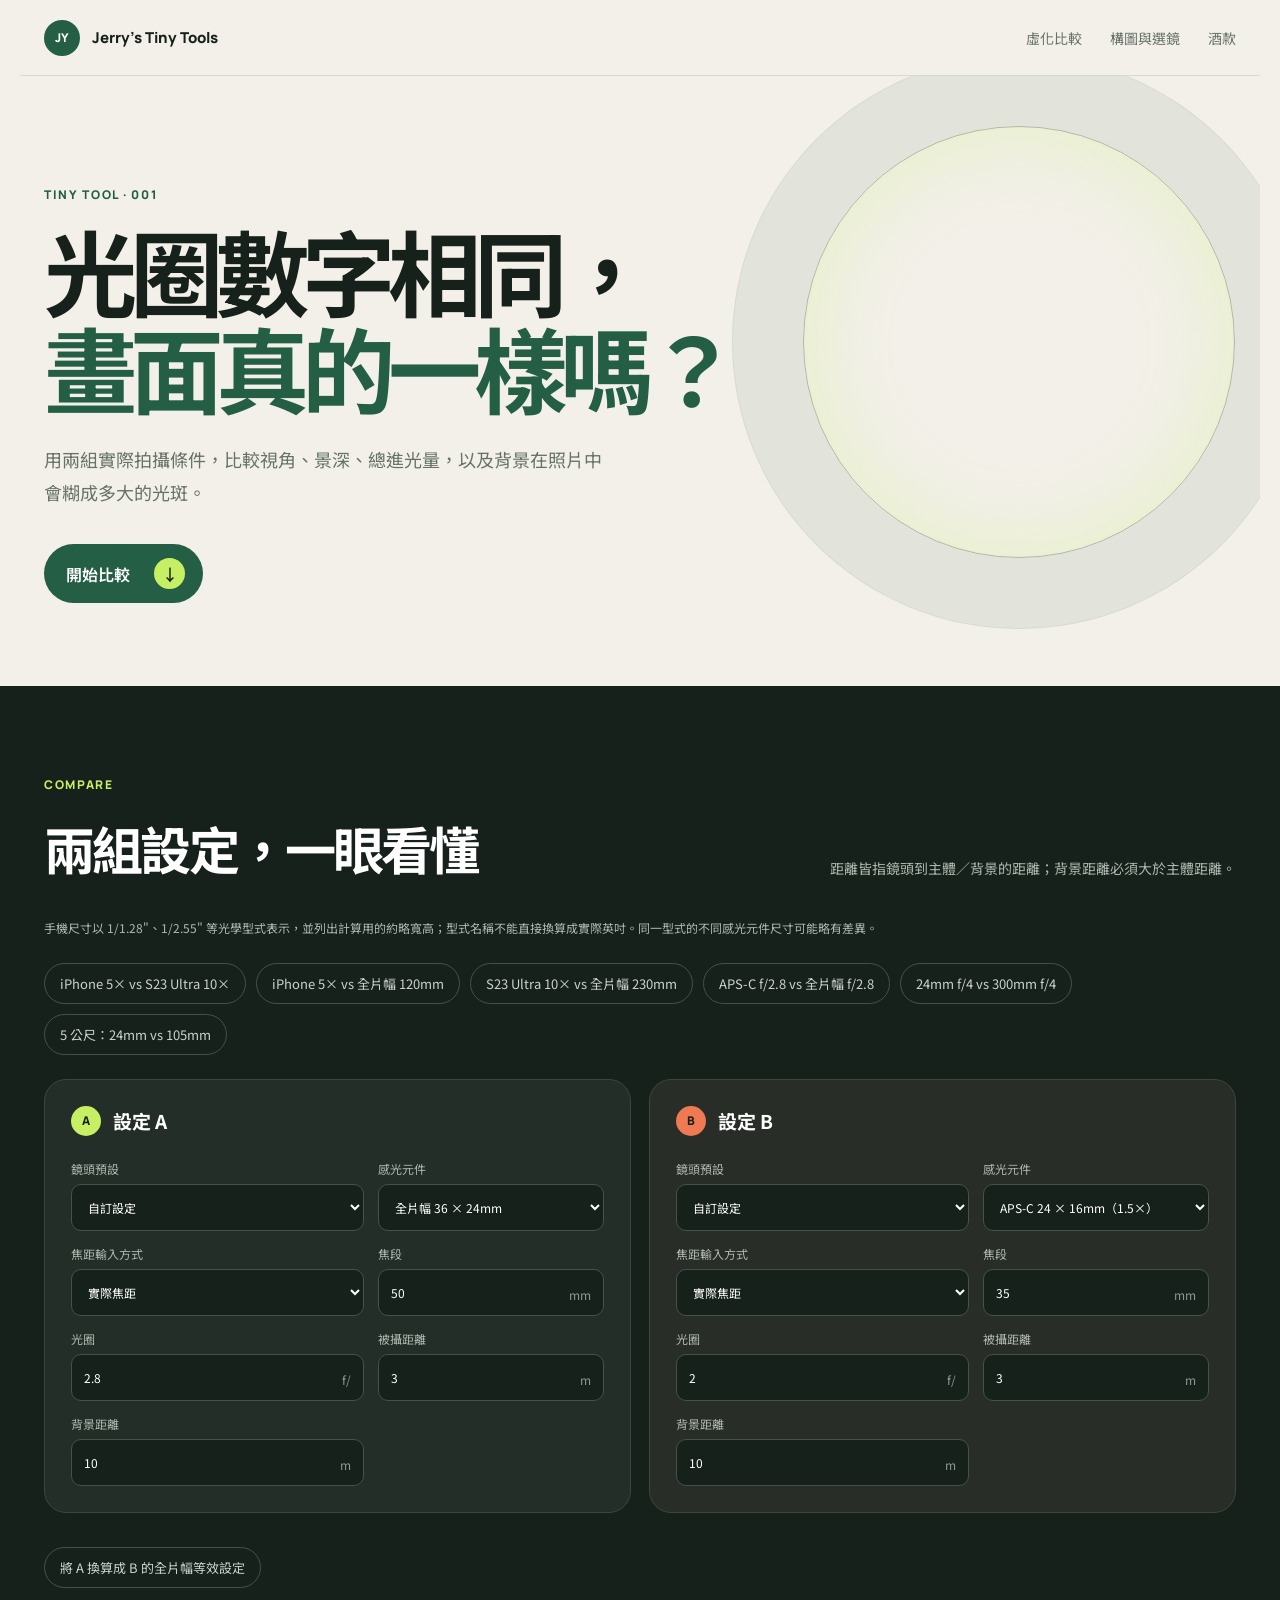
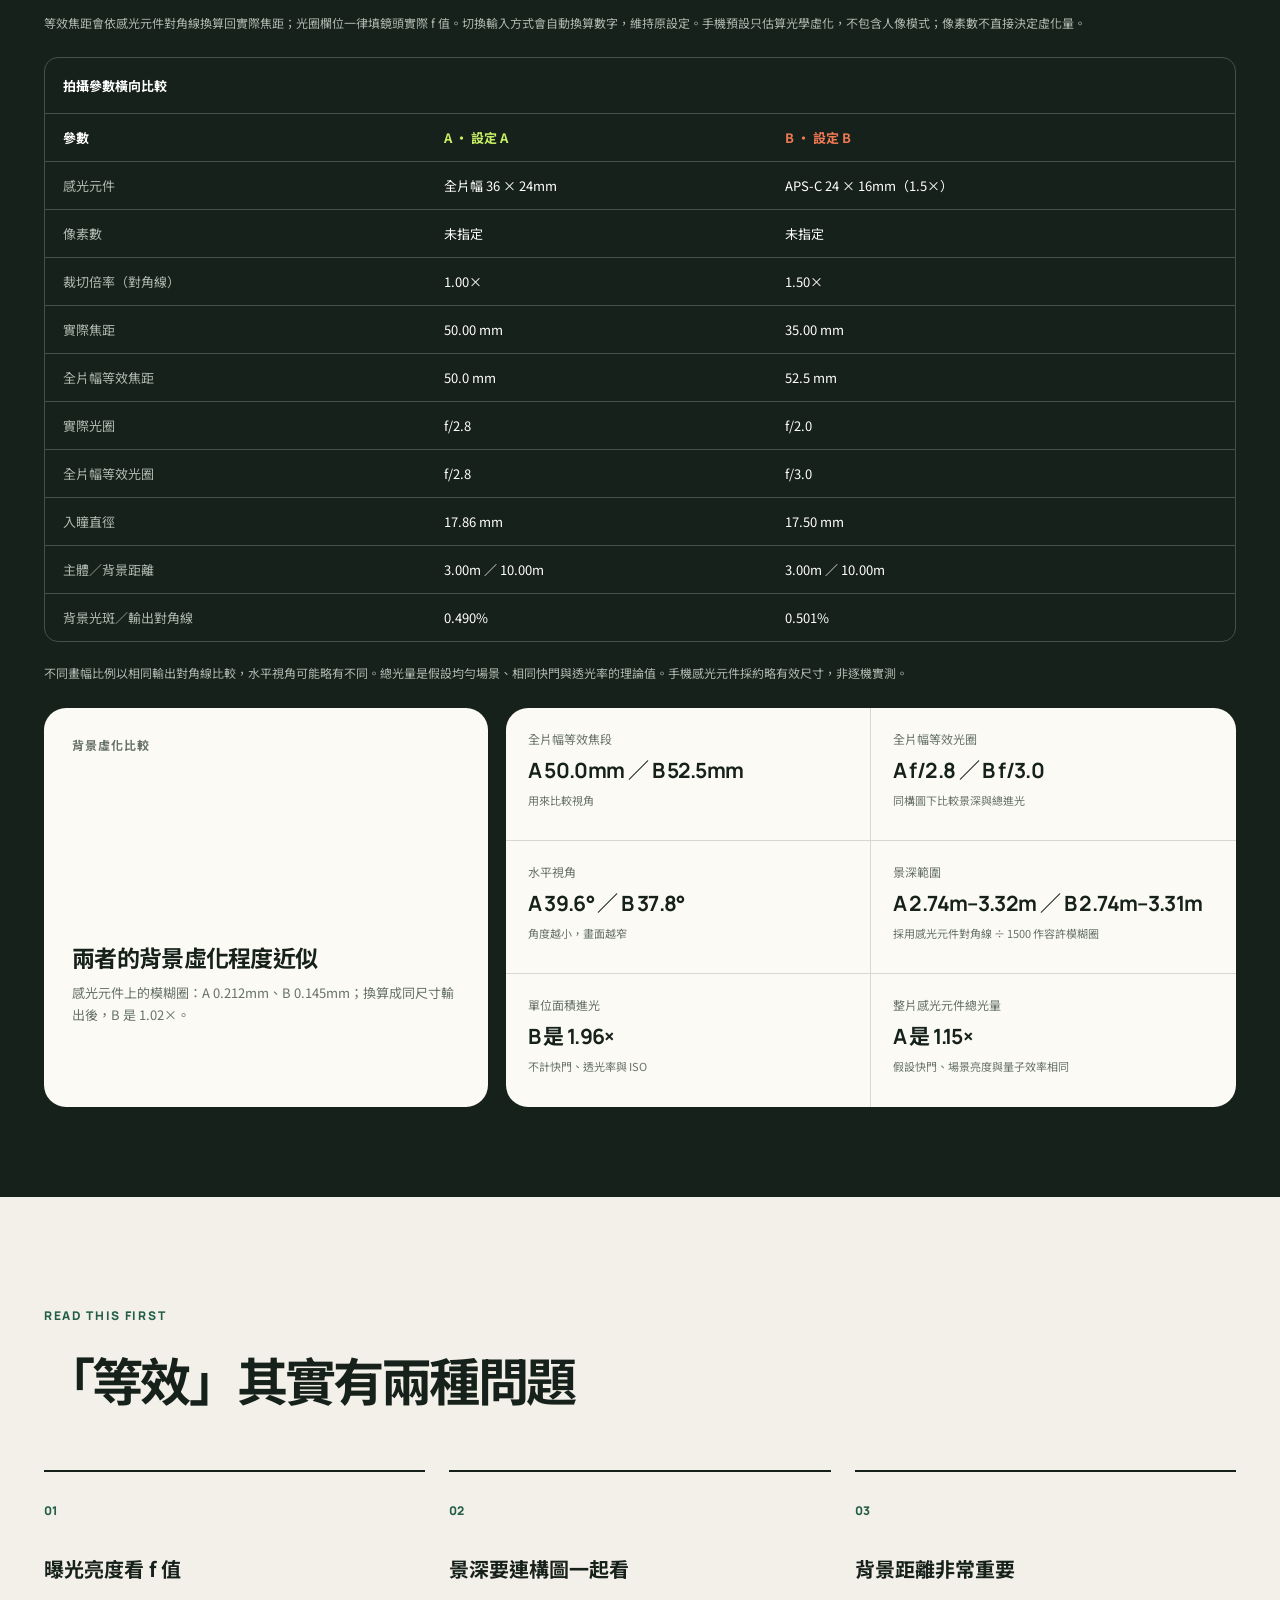
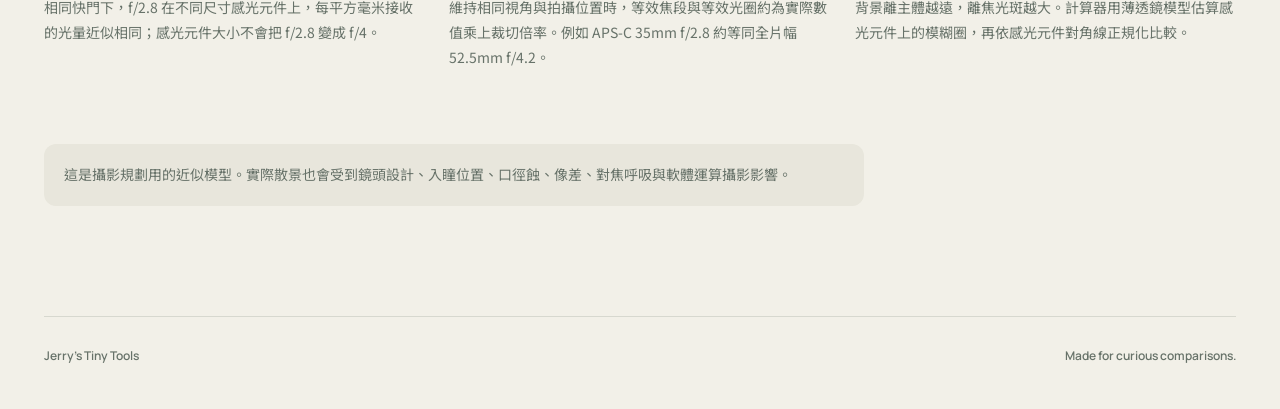
<file: index.html>
<!doctype html>
<html lang="zh-Hant">
<head>
  <meta charset="utf-8">
  <meta name="viewport" content="width=device-width, initial-scale=1">
  <meta name="description" content="比較不同感光元件、焦段、光圈與拍攝距離下的視角、進光量與背景虛化。">
  <title>光圈與背景虛化計算器</title>
  <link rel="preconnect" href="https://fonts.googleapis.com">
  <link rel="preconnect" href="https://fonts.gstatic.com" crossorigin>
  <link href="https://fonts.googleapis.com/css2?family=Manrope:wght@500;600;700;800&family=Noto+Sans+TC:wght@400;500;600;700&display=swap" rel="stylesheet">
  <link rel="stylesheet" href="styles.css">
</head>
<body>
  <header class="site-header">
    <a class="brand" href="#top" aria-label="回到首頁"><span class="brand-mark">JY</span><span>Jerry's Tiny Tools</span></a>
    <nav><a href="#calculator" aria-current="page">虛化比較</a><a href="planner.html">構圖與選鏡</a><a href="drinks.html">酒款</a></nav>
  </header>

  <main id="top">
    <section class="hero">
      <p class="eyebrow">Tiny tool · 001</p>
      <h1>光圈數字相同，<br><em>畫面真的一樣嗎？</em></h1>
      <p class="hero-copy">用兩組實際拍攝條件，比較視角、景深、總進光量，以及背景在照片中會糊成多大的光斑。</p>
      <a class="primary-button" href="#calculator">開始比較 <span>↓</span></a>
    </section>

    <section class="calculator" id="calculator">
      <div class="section-heading">
        <div><p class="eyebrow">Compare</p><h2>兩組設定，一眼看懂</h2></div>
        <p>距離皆指鏡頭到主體／背景的距離；背景距離必須大於主體距離。</p>
      </div>

      <p class="sensor-note">手機尺寸以 1/1.28&quot;、1/2.55&quot; 等光學型式表示，並列出計算用的約略寬高；型式名稱不能直接換算成實際英吋。同一型式的不同感光元件尺寸可能略有差異。</p>
      <div class="presets" aria-label="快速範例">
        <button data-preset="phones">iPhone 5× vs S23 Ultra 10×</button>
        <button data-preset="iphoneFull">iPhone 5× vs 全片幅 120mm</button>
        <button data-preset="samsungFull">S23 Ultra 10× vs 全片幅 230mm</button>
        <button data-preset="apsc">APS-C f/2.8 vs 全片幅 f/2.8</button>
        <button data-preset="tele">24mm f/4 vs 300mm f/4</button>
        <button data-preset="distance">5 公尺：24mm vs 105mm</button>
      </div>

      <div class="comparison-grid">
        <article class="setup-card setup-a">
          <div class="card-label"><span>A</span><input id="name-a" value="設定 A" aria-label="設定 A 名稱"></div>
          <div class="field-grid">
            <label>鏡頭預設<select id="device-a" aria-label="A 鏡頭預設"></select></label>
            <label>感光元件<select id="sensor-a"></select></label>
            <label>焦距輸入方式<select id="mode-a" aria-label="A 焦距輸入方式"><option value="actual">實際焦距</option><option value="equivalent">全片幅等效焦距</option></select></label>
            <label>焦段 <span>mm</span><input id="focal-a" type="number" min="1" step="0.1" value="50"></label>
            <label>光圈 <span>f/</span><input id="aperture-a" type="number" min="0.5" step="0.1" value="2.8"></label>
            <label>被攝距離 <span>m</span><input id="subject-a" type="number" min="0.1" step="0.1" value="3"></label>
            <label>背景距離 <span>m</span><input id="background-a" type="number" min="0.2" step="0.5" value="10"></label>
          </div>
        </article>

        <article class="setup-card setup-b">
          <div class="card-label"><span>B</span><input id="name-b" value="設定 B" aria-label="設定 B 名稱"></div>
          <div class="field-grid">
            <label>鏡頭預設<select id="device-b" aria-label="B 鏡頭預設"></select></label>
            <label>感光元件<select id="sensor-b"></select></label>
            <label>焦距輸入方式<select id="mode-b" aria-label="B 焦距輸入方式"><option value="actual">實際焦距</option><option value="equivalent">全片幅等效焦距</option></select></label>
            <label>焦段 <span>mm</span><input id="focal-b" type="number" min="1" step="0.1" value="35"></label>
            <label>光圈 <span>f/</span><input id="aperture-b" type="number" min="0.5" step="0.1" value="2"></label>
            <label>被攝距離 <span>m</span><input id="subject-b" type="number" min="0.1" step="0.1" value="3"></label>
            <label>背景距離 <span>m</span><input id="background-b" type="number" min="0.2" step="0.5" value="10"></label>
          </div>
        </article>
      </div>

      <p class="error" id="error" role="alert"></p>
      <div class="presets"><button id="match-full">將 A 換算成 B 的全片幅等效設定</button></div>
      <p class="sensor-note">等效焦距會依感光元件對角線換算回實際焦距；光圈欄位一律填鏡頭實際 f 值。切換輸入方式會自動換算數字，維持原設定。手機預設只估算光學虛化，不包含人像模式；像素數不直接決定虛化量。</p>
      <div class="spec-table-wrap" tabindex="0" role="region" aria-label="A 與 B 橫向參數比較">
        <table class="spec-table"><caption>拍攝參數橫向比較</caption><thead><tr><th scope="col">參數</th><th scope="col" id="spec-name-a">A</th><th scope="col" id="spec-name-b">B</th></tr></thead><tbody id="spec-body"></tbody></table>
      </div>
      <p class="sensor-note">不同畫幅比例以相同輸出對角線比較，水平視角可能略有不同。總光量是假設均勻場景、相同快門與透光率的理論值。手機感光元件採約略有效尺寸，非逐機實測。</p>
      <div class="results" aria-live="polite">
        <article class="result-feature">
          <p class="result-kicker">背景虛化比較</p>
          <div class="blur-visual"><div class="blur-orb orb-a"><span>A</span></div><div class="blur-orb orb-b"><span>B</span></div></div>
          <h3 id="blur-summary">A 的背景光斑較大</h3>
          <p id="blur-detail"></p>
        </article>
        <div class="result-list">
          <div class="metric"><span>全片幅等效焦段</span><strong id="eq-focal"></strong><small>用來比較視角</small></div>
          <div class="metric"><span>全片幅等效光圈</span><strong id="eq-aperture"></strong><small>同構圖下比較景深與總進光</small></div>
          <div class="metric"><span>水平視角</span><strong id="fov"></strong><small>角度越小，畫面越窄</small></div>
          <div class="metric"><span>景深範圍</span><strong id="dof"></strong><small>採用感光元件對角線 ÷ 1500 作容許模糊圈</small></div>
          <div class="metric"><span>單位面積進光</span><strong id="exposure"></strong><small>不計快門、透光率與 ISO</small></div>
          <div class="metric"><span>整片感光元件總光量</span><strong id="total-light"></strong><small>假設快門、場景亮度與量子效率相同</small></div>
        </div>
      </div>
    </section>

    <section class="notes" id="notes">
      <p class="eyebrow">Read this first</p>
      <h2>「等效」其實有兩種問題</h2>
      <div class="note-grid">
        <article><span>01</span><h3>曝光亮度看 f 值</h3><p>相同快門下，f/2.8 在不同尺寸感光元件上，每平方毫米接收的光量近似相同；感光元件大小不會把 f/2.8 變成 f/4。</p></article>
        <article><span>02</span><h3>景深要連構圖一起看</h3><p>維持相同視角與拍攝位置時，等效焦段與等效光圈約為實際數值乘上裁切倍率。例如 APS-C 35mm f/2.8 約等同全片幅 52.5mm f/4.2。</p></article>
        <article><span>03</span><h3>背景距離非常重要</h3><p>背景離主體越遠，離焦光斑越大。計算器用薄透鏡模型估算感光元件上的模糊圈，再依感光元件對角線正規化比較。</p></article>
      </div>
      <p class="fine-print">這是攝影規劃用的近似模型。實際散景也會受到鏡頭設計、入瞳位置、口徑蝕、像差、對焦呼吸與軟體運算攝影影響。</p>
    </section>
  </main>

  <footer><span>Jerry's Tiny Tools</span><span>Made for curious comparisons.</span></footer>
  <script type="module" src="app.js"></script>
</body>
</html>
</file>
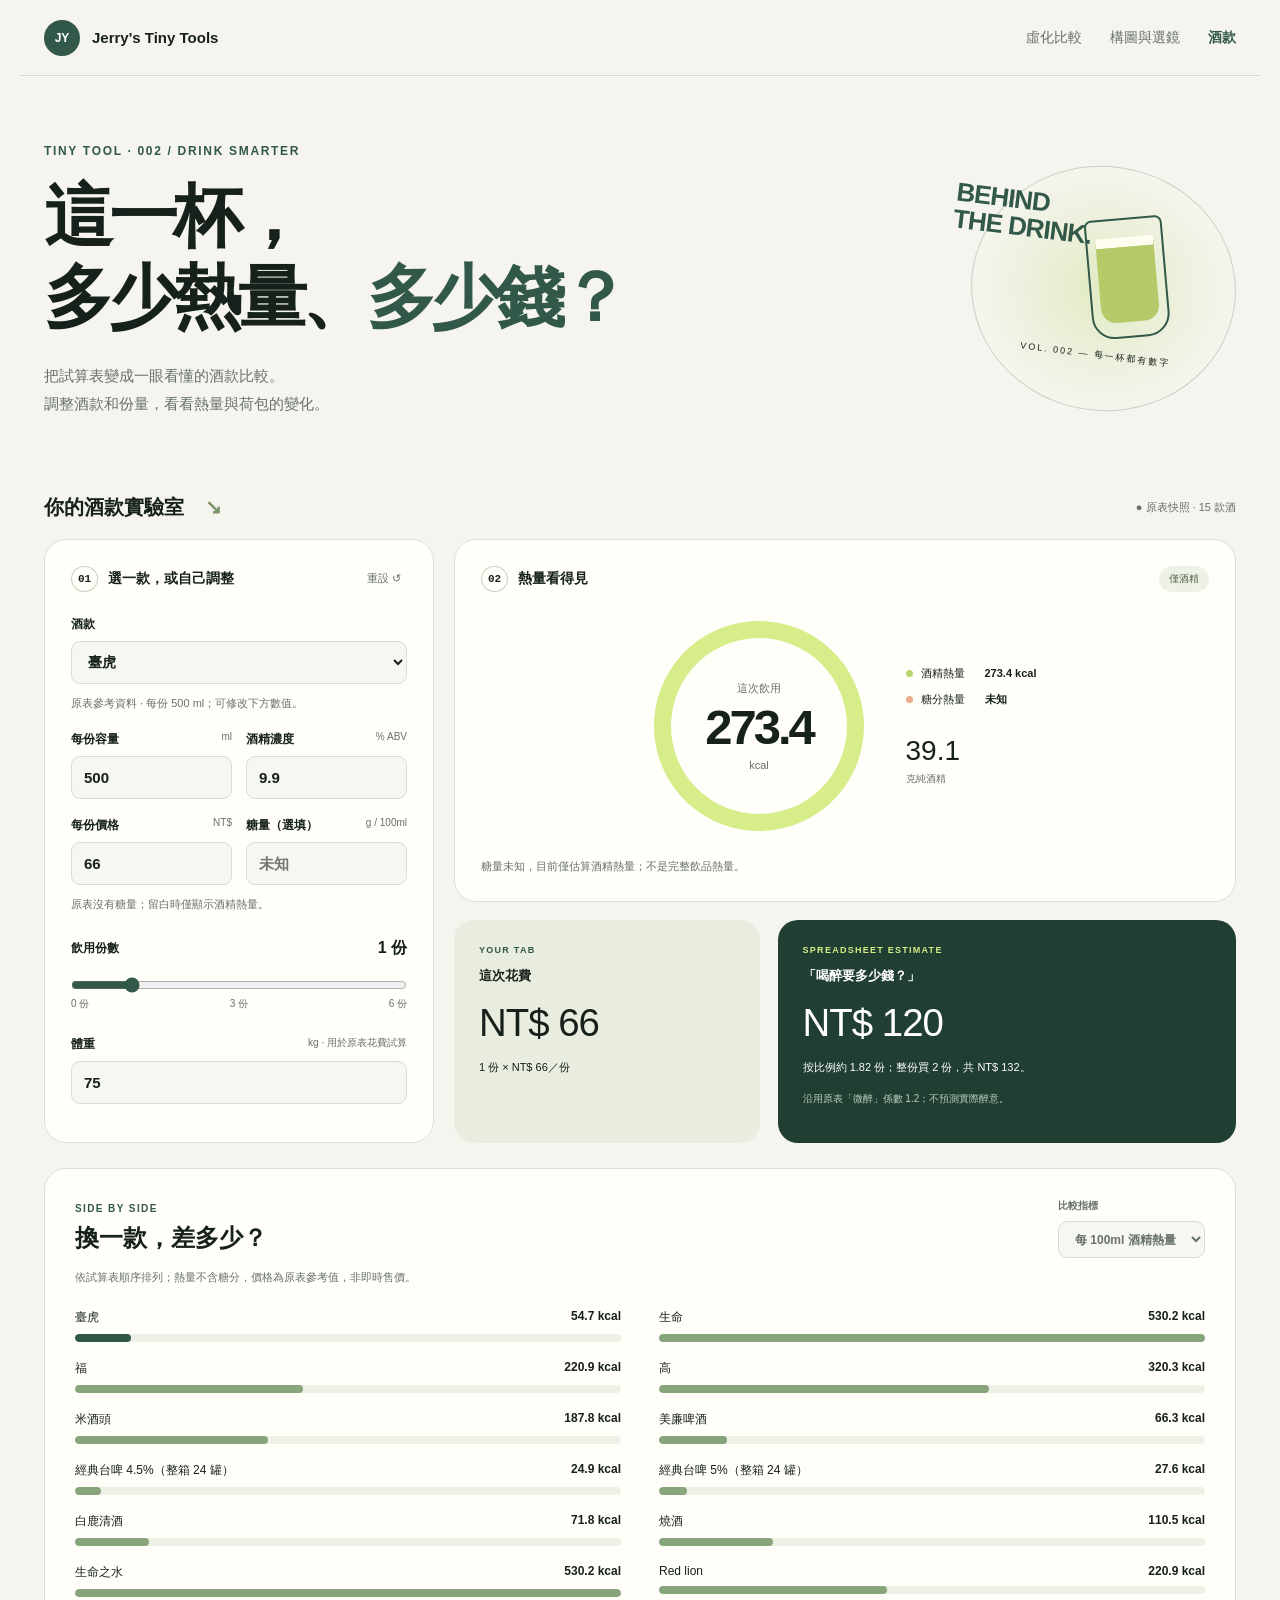
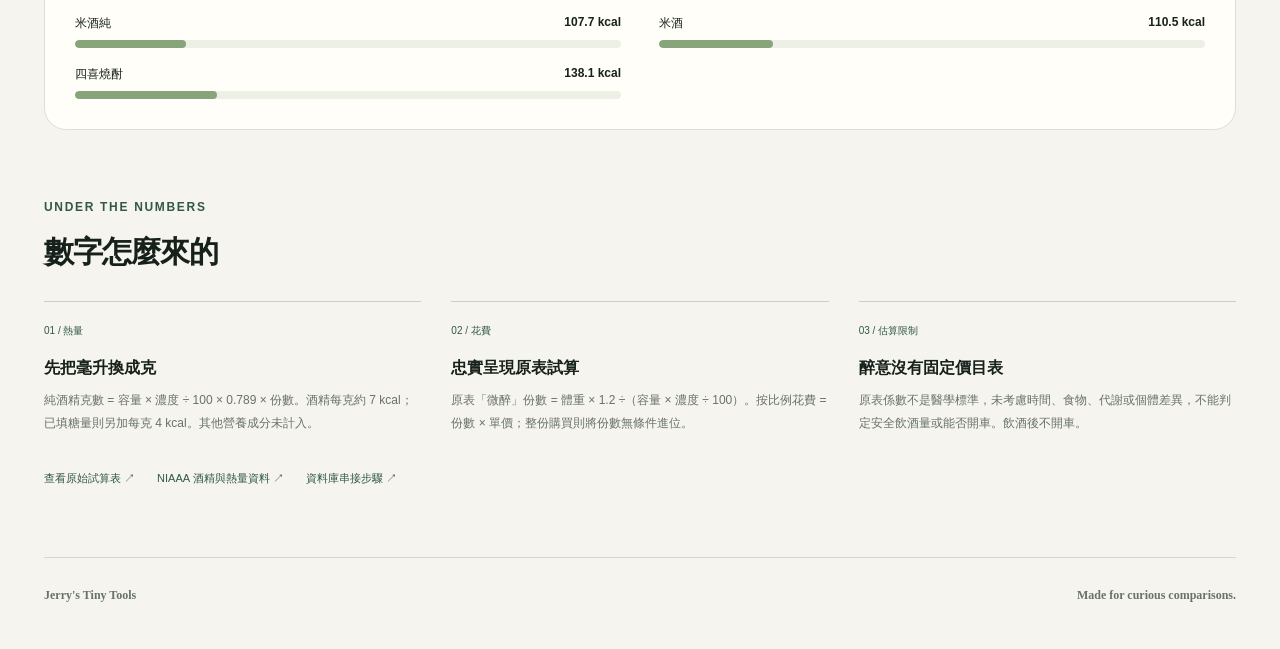
<file: drinks.html>
<!doctype html>
<html lang="zh-Hant">
<head>
  <meta charset="utf-8"><meta name="viewport" content="width=device-width, initial-scale=1">
  <meta name="description" content="用容量、酒精濃度與價格比較酒款熱量和試算花費。">
  <title>酒款熱量與花費計算機 · Jerry's Tiny Tools</title>
  <link rel="stylesheet" href="styles.css"><link rel="stylesheet" href="drinks.css">
</head>
<body class="drinks-page">
  <header class="site-header"><a class="brand" href="index.html"><span class="brand-mark">JY</span><span>Jerry's Tiny Tools</span></a><nav><a href="index.html">虛化比較</a><a href="planner.html">構圖與選鏡</a><a href="drinks.html" aria-current="page">酒款</a></nav></header>
  <main class="drink-main">
    <section class="drink-hero"><div><p class="eyebrow">Tiny tool · 002 / Drink smarter</p><h1>這一杯，<br>多少熱量、<em>多少錢？</em></h1><p>把試算表變成一眼看懂的酒款比較。<br>調整酒款和份量，看看熱量與荷包的變化。</p></div><div class="hero-stamp" aria-hidden="true"><span>BEHIND<br>THE DRINK.</span><div class="glass"><i></i></div><small>VOL. 002 — 每一杯都有數字</small></div></section>
    <div class="workspace-heading"><h2>你的酒款實驗室 <span>↘</span></h2><p id="data-status" role="status">正在載入酒款…</p></div>
    <section class="drink-workspace" aria-label="酒款計算機">
      <form id="drink-form" class="input-panel" novalidate>
        <div class="panel-title"><span class="step">01</span><h3>選一款，或自己調整</h3><button id="reset" type="button">重設 ↺</button></div>
        <label>酒款<select id="drink-select"><option value="custom">自訂酒款</option></select></label>
        <p id="source-note" class="subtle">可直接輸入酒款資料。</p>
        <div class="drink-fields">
          <label>每份容量 <span>ml</span><input id="volume" type="number" min="1" max="100000" step="any" value="500" required></label>
          <label>酒精濃度 <span>% ABV</span><input id="abv" type="number" min="0" max="100" step="any" value="9.9" required></label>
          <label>每份價格 <span>NT$</span><input id="price" type="number" min="0" max="1000000" step="any" value="66" required></label>
          <label>糖量（選填）<span>g / 100ml</span><input id="sugar" type="number" min="0" max="100" step="any" placeholder="未知" aria-describedby="sugar-note"></label>
        </div>
        <p id="sugar-note" class="subtle">原表沒有糖量；留白時僅顯示酒精熱量。</p>
        <div class="quantity-heading"><label for="quantity">飲用份數</label><output id="quantity-label" for="quantity">1 份</output></div>
        <input id="quantity" type="range" min="0" max="6" value="1" step="0.25"><div class="range-labels"><span>0 份</span><span>3 份</span><span>6 份</span></div>
        <label class="weight-field">體重 <span>kg · 用於原表花費試算</span><input id="weight" type="number" min="20" max="300" step="any" value="75" required></label>
        <p id="drink-error" role="alert"></p>
      </form>
      <div class="dashboard" id="dashboard" aria-live="polite">
        <article class="calorie-panel"><div class="panel-title"><span class="step">02</span><h3>熱量看得見</h3><span class="pill" id="calorie-mode">僅酒精</span></div><div class="calorie-content"><div class="calorie-ring" id="calorie-ring"><div><small>這次飲用</small><strong id="calories">—</strong><span>kcal</span></div></div><div class="calorie-legend"><p><i></i>酒精熱量 <b id="alcohol-calories">—</b></p><p><i class="sugar-dot"></i>糖分熱量 <b id="sugar-calories">未知</b></p><div class="alcohol-amount"><strong id="alcohol-grams">—</strong><span>克純酒精</span></div></div></div><p class="subtle" id="calorie-note">僅估算酒精熱量，不代表飲品完整營養標示。</p></article>
        <div class="cost-grid"><article class="spend-panel"><p class="eyebrow">Your tab</p><h3>這次花費</h3><strong id="cost">—</strong><p id="cost-detail"></p></article><article class="reference-panel"><p class="eyebrow">Spreadsheet estimate</p><h3>「喝醉要多少錢？」</h3><strong id="reference-cost">—</strong><p id="reference-detail"></p><small>沿用原表「微醉」係數 1.2；不預測實際醉意。</small></article></div>
      </div>
    </section>
    <section class="compare-panel"><div class="compare-title"><div><p class="eyebrow">Side by side</p><h2>換一款，差多少？</h2></div><label>比較指標<select id="compare-mode"><option value="calories">每 100ml 酒精熱量</option><option value="referenceCost">原表「微醉」花費</option><option value="price">每份價格</option></select></label></div><p class="subtle">依試算表順序排列；熱量不含糖分，價格為原表參考值，非即時售價。</p><div id="comparison" class="comparison-bars"></div></section>
    <section class="method-panel" id="method"><p class="eyebrow">Under the numbers</p><h2>數字怎麼來的</h2><div class="method-grid"><article><span>01 / 熱量</span><h3>先把毫升換成克</h3><p>純酒精克數 = 容量 × 濃度 ÷ 100 × 0.789 × 份數。酒精每克約 7 kcal；已填糖量則另加每克 4 kcal。其他營養成分未計入。</p></article><article><span>02 / 花費</span><h3>忠實呈現原表試算</h3><p>原表「微醉」份數 = 體重 × 1.2 ÷（容量 × 濃度 ÷ 100）。按比例花費 = 份數 × 單價；整份購買則將份數無條件進位。</p></article><article><span>03 / 估算限制</span><h3>醉意沒有固定價目表</h3><p>原表係數不是醫學標準，未考慮時間、食物、代謝或個體差異，不能判定安全飲酒量或能否開車。飲酒後不開車。</p></article></div><p class="source-links"><a href="https://docs.google.com/spreadsheets/d/1UPAgXNhhi6cMgHIBii5CfpqOb5altvb4Jef5Sp4wMOI/edit" target="_blank" rel="noreferrer">查看原始試算表 ↗</a><a href="https://rethinkingdrinking.niaaa.nih.gov/tools/calculators" target="_blank" rel="noreferrer">NIAAA 酒精與熱量資料 ↗</a><a href="docs/database.md">資料庫串接步驟 ↗</a></p></section>
  </main><footer><span>Jerry's Tiny Tools</span><span>Made for curious comparisons.</span></footer>
  <script src="config.js"></script><script type="module" src="drinks.mjs"></script>
</body></html>
</file>
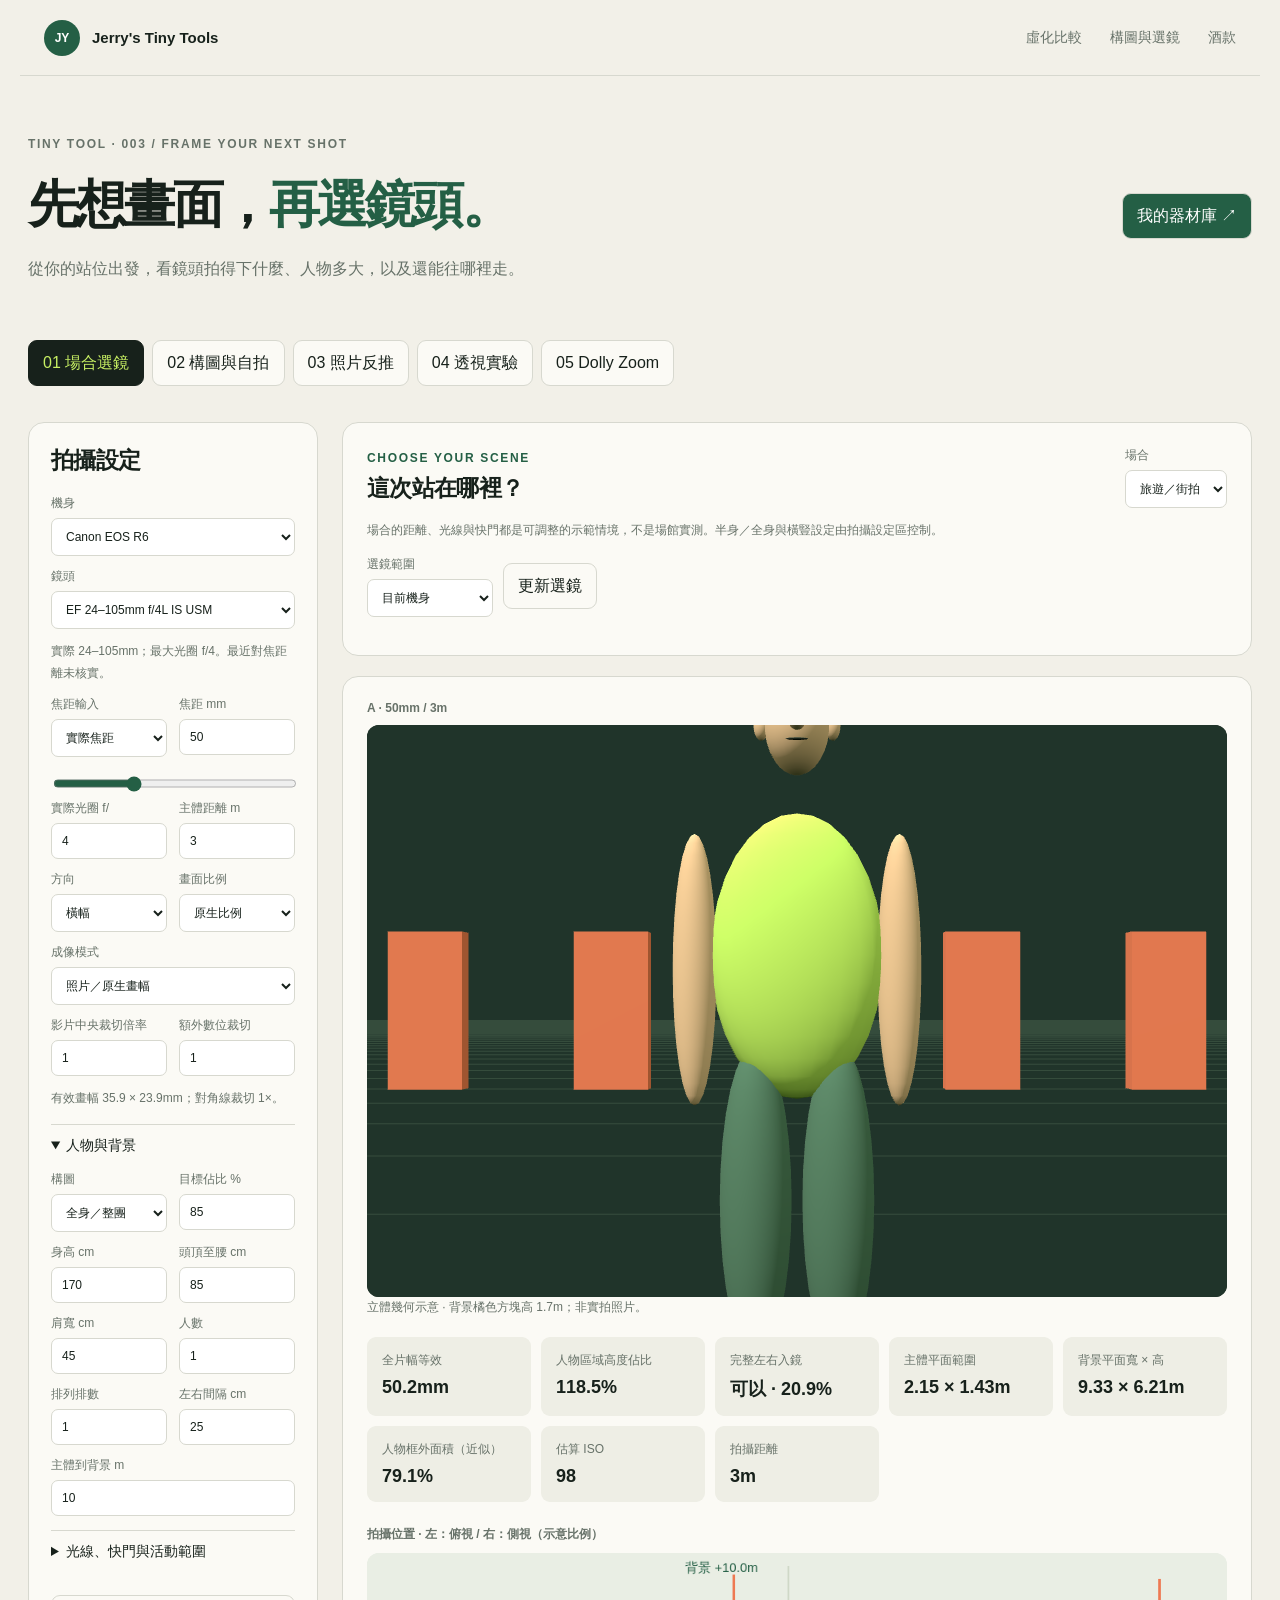
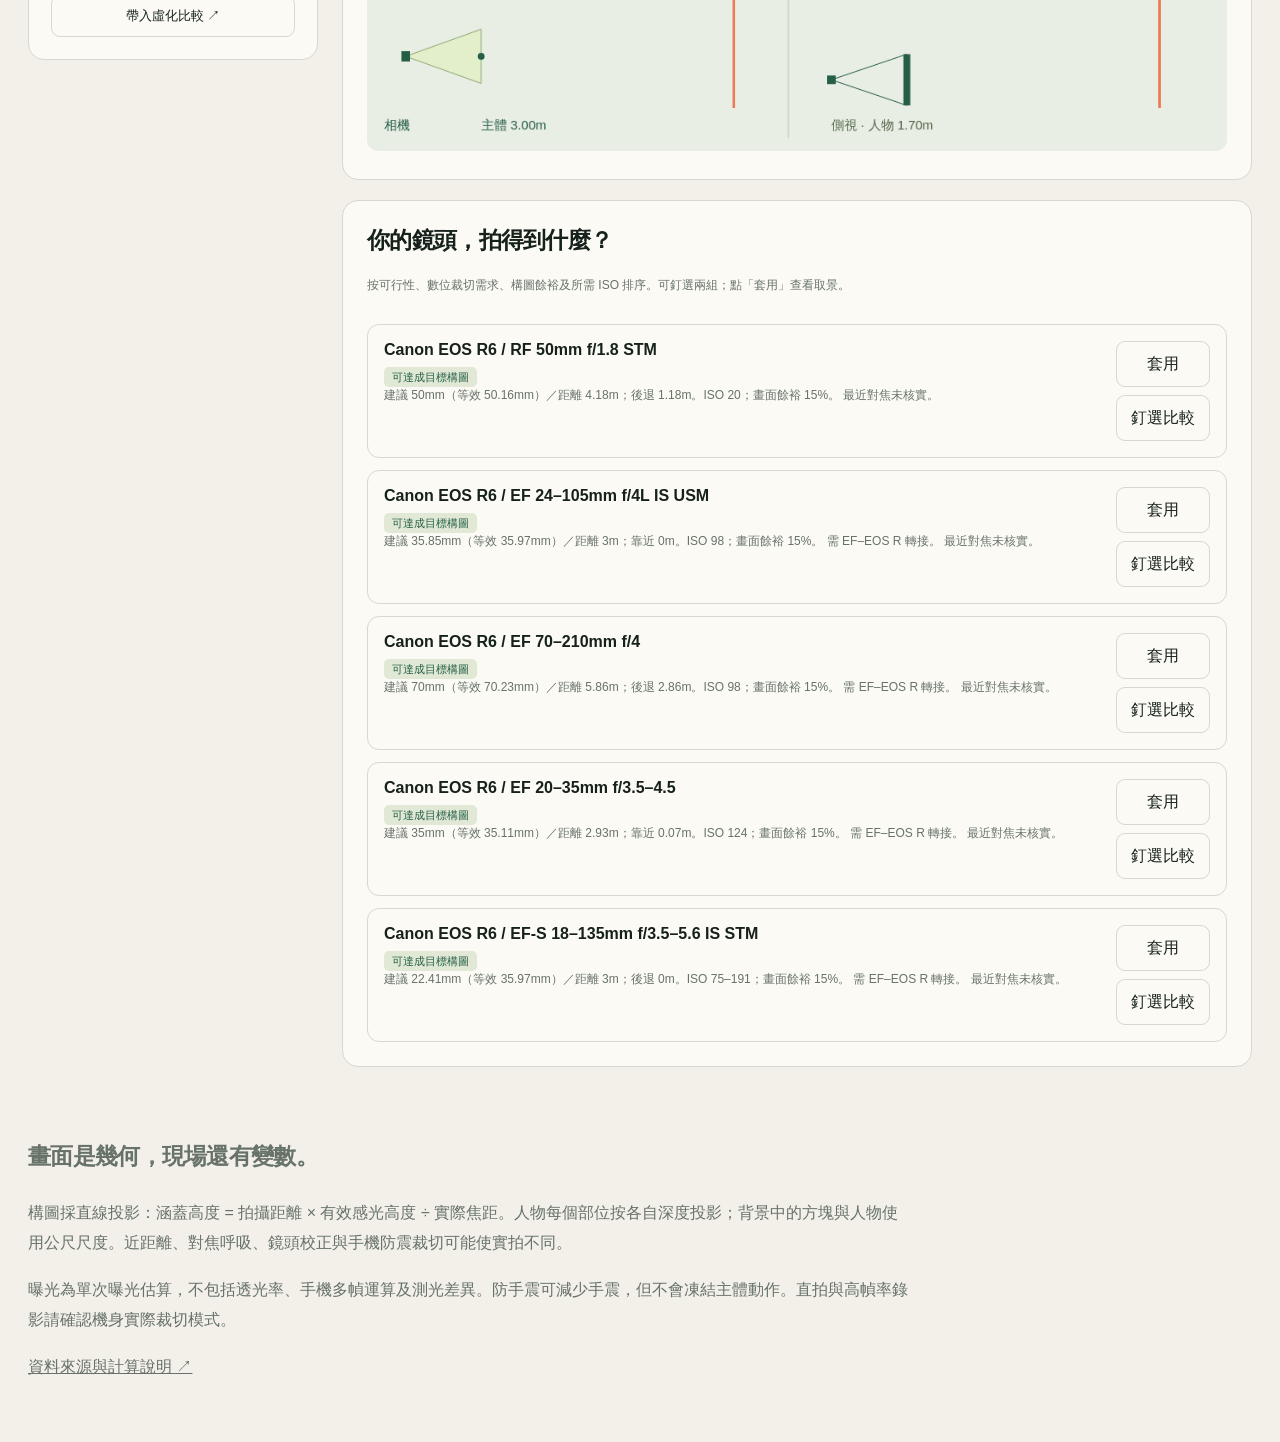
<file: planner.html>
<!doctype html>
<html lang="zh-Hant">
<head>
  <meta charset="utf-8"><meta name="viewport" content="width=device-width, initial-scale=1">
  <title>構圖與選鏡工作台 · Jerry's Tiny Tools</title>
  <meta name="description" content="用你的鏡頭規劃人物構圖、拍攝距離與曝光，探索自拍、透視和 Dolly Zoom。">
  <link rel="stylesheet" href="styles.css"><link rel="stylesheet" href="planner.css">
</head>
<body>
<header class="site-header"><a class="brand" href="index.html"><span class="brand-mark">JY</span>Jerry's Tiny Tools</a><nav><a href="index.html">虛化比較</a><a href="planner.html" aria-current="page">構圖與選鏡</a><a href="drinks.html">酒款</a></nav></header>
<main class="planner-shell">
  <section class="planner-intro"><div><p class="eyebrow">Tiny tool · 003 / Frame your next shot</p><h1>先想畫面，<em>再選鏡頭。</em></h1><p>從你的站位出發，看鏡頭拍得下什麼、人物多大，以及還能往哪裡走。</p></div><button id="open-gear" class="accent">我的器材庫 ↗</button></section>
  <div class="planner-tabs" role="tablist" aria-label="工作模式">
    <button role="tab" id="tab-venue" data-tab="venue" aria-controls="panel-venue" aria-selected="true">01 場合選鏡</button>
    <button role="tab" id="tab-frame" data-tab="frame" aria-controls="panel-frame" aria-selected="false">02 構圖與自拍</button>
    <button role="tab" id="tab-photo" data-tab="photo" aria-controls="panel-photo" aria-selected="false">03 照片反推</button>
    <button role="tab" id="tab-perspective" data-tab="perspective" aria-controls="panel-perspective" aria-selected="false">04 透視實驗</button>
    <button role="tab" id="tab-dolly" data-tab="dolly" aria-controls="panel-dolly" aria-selected="false">05 Dolly Zoom</button>
  </div>
  <p id="planner-error" role="alert"></p>
  <div class="workbench">
    <aside class="controls">
      <h2>拍攝設定</h2>
      <label>機身<select id="body"></select></label>
      <label>鏡頭<select id="lens"></select></label>
      <p id="lens-info" class="hint"></p>
      <div class="two"><label>焦距輸入<select id="focal-mode"><option value="actual">實際焦距</option><option value="equivalent">全片幅等效</option></select></label><label>焦距 mm<input id="focal" type="number" min=".1" max="3000" step="any" value="50"></label></div>
      <input id="focal-slider" type="range" min="1" max="300" value="50" step=".1" aria-label="焦距滑桿">
      <div class="two"><label>實際光圈 f/<input id="aperture" type="number" min=".5" max="128" step="any" value="4"></label><label>主體距離 m<input id="distance" type="number" min=".1" max="1000" step="any" value="4"></label></div>
      <div class="two"><label>方向<select id="orientation"><option value="landscape">橫幅</option><option value="portrait">直幅</option></select></label><label>畫面比例<select id="ratio"><option value="0">原生比例</option><option value="1.5">3:2</option><option value="1.3333333333">4:3</option><option value="1.7777777778">16:9</option><option value="1">1:1</option></select></label></div>
      <label>成像模式<select id="video-mode"><option value="photo">照片／原生畫幅</option><option value="fullvideo">影片：全寬 16:9（需確認模式支援）</option><option value="s35">A7 IV 4K 50/60p：Super 35</option><option value="custom">影片：自訂中央裁切</option></select></label>
      <div class="two"><label>影片中央裁切倍率<input id="video-crop" type="number" min="1" max="10" step=".01" value="1" disabled></label><label>額外數位裁切<input id="extra-crop" type="number" min="1" max="10" step=".01" value="1"></label></div>
      <p id="sensor-info" class="hint"></p>
      <details open><summary>人物與背景</summary>
        <div class="two"><label>構圖<select id="shot"><option value="full">全身／整團</option><option value="half">半身</option></select></label><label>目標佔比 %<input id="fill" type="number" min="10" max="100" value="85"></label></div>
        <div class="two"><label>身高 cm<input id="height" type="number" min="30" max="250" value="170"></label><label>頭頂至腰 cm<input id="half-height" type="number" min="20" max="150" value="85"></label></div>
        <div class="two"><label>肩寬 cm<input id="shoulder" type="number" min="15" max="100" value="45"></label><label>人數<input id="count" type="number" min="1" max="20" value="1"></label></div>
        <div class="two"><label>排列排數<input id="rows" type="number" min="1" max="5" value="1"></label><label>左右間隔 cm<input id="gap" type="number" min="0" max="200" value="25"></label></div>
        <label>主體到背景 m<input id="background-gap" type="number" min=".1" max="1000" step=".1" value="10"></label>
      </details>
      <details><summary>光線、快門與活動範圍</summary>
        <div class="two"><label>場景 EV100<input id="ev" type="number" min="-6" max="20" step=".1" value="10"></label><label>快門 1 / 秒<input id="shutter" type="number" min="1" max="32000" value="250"></label></div>
        <div class="two"><label>最近站位 m<input id="near" type="number" min=".1" max="1000" step=".1" value="1"></label><label>最遠站位 m<input id="far" type="number" min=".1" max="1000" step=".1" value="10"></label></div>
        <label class="check"><input id="adapter" type="checkbox" checked> 有 EF–EOS R 轉接環</label>
      </details>
      <a id="blur-link" class="outline-button" href="index.html#calculator">帶入虛化比較 ↗</a>
    </aside>
    <div class="workspace">
      <section id="panel-venue" role="tabpanel" aria-labelledby="tab-venue">
        <div class="panel-heading"><div><p class="eyebrow">Choose your scene</p><h2>這次站在哪裡？</h2></div><label>場合<select id="scenario"></select></label></div>
        <p class="hint">場合的距離、光線與快門都是可調整的示範情境，不是場館實測。半身／全身與橫豎設定由拍攝設定區控制。</p>
        <div class="toolbar"><label>選鏡範圍<select id="scope"><option value="current">目前機身</option><option value="all">全部已啟用器材</option></select></label><button id="refresh-recommendations">更新選鏡</button></div>
      </section>
      <section id="panel-frame" role="tabpanel" aria-labelledby="tab-frame" hidden>
        <div class="panel-heading"><div><p class="eyebrow">Distance makes the frame</p><h2>構圖與自拍</h2></div></div>
        <label>操作方式<select id="solve"><option value="free">固定位置換焦段</option><option value="distance">固定人物大小，求距離</option><option value="focal">固定距離，求焦段</option></select></label>
        <div class="toolbar"><button id="selfie">自拍：距離 60cm＋半身</button><label>鏡頭到臉 cm<input id="selfie-distance" type="range" min="25" max="120" step="1" value="60"></label><output id="selfie-value">60 cm</output></div>
        <p class="hint">自拍滑桿指鏡頭到臉的距離；前鏡頭請從鏡頭選單選擇。背景數字指設定的背景平面，不等於真實照片的背景辨識。</p>
      </section>
      <section id="panel-photo" role="tabpanel" aria-labelledby="tab-photo" hidden>
        <div class="panel-heading"><div><p class="eyebrow">Reverse the frame</p><h2>從照片反推拍攝位置</h2></div><button id="clear-photo">清除照片</button></div>
        <label>選擇照片（僅在本機處理）<input id="photo-file" type="file" accept="image/jpeg,image/png,image/webp"></label>
        <p class="hint">拖曳框出已知高度的區域；手指可框選。只拍到半身，就填頭頂到腰部的高度。距離為正面、近似同平面估算。</p>
        <div class="photo-stage"><canvas id="photo-canvas" width="1000" height="650" aria-label="照片框選區域"></canvas></div>
        <div class="two"><label>已知條件<select id="infer-mode"><option value="focal">已知目前焦距 → 求距離</option><option value="distance">已知距離 → 求焦距</option><option value="unknown">兩者未知 → 可能組合</option></select></label><label>框選高度佔比 %<input id="photo-fraction" type="number" min=".1" max="100" step=".1" value="85"></label></div>
        <div class="two"><label>區域實際高度下限 cm<input id="photo-hmin" type="number" min="1" value="165"></label><label>區域實際高度上限 cm<input id="photo-hmax" type="number" min="1" value="175"></label></div>
        <div class="two"><label>已知距離下限 m<input id="photo-dmin" type="number" min=".01" step=".1" value="4"></label><label>已知距離上限 m<input id="photo-dmax" type="number" min=".01" step=".1" value="5"></label></div>
        <div class="two"><label>後製裁切<select id="photo-crop-known"><option value="known">已知倍率／未裁切</option><option value="unknown">倍率未知</option></select></label><label>後製中央裁切倍率<input id="photo-crop" type="number" min="1" max="20" step=".1" value="1"></label></div>
        <p id="photo-result" class="readout" aria-live="polite"></p>
        <svg id="photo-curve" viewBox="0 0 600 220" role="img" aria-label="可能焦距與距離範圍"></svg>
      </section>
      <section id="panel-perspective" role="tabpanel" aria-labelledby="tab-perspective" hidden>
        <div class="panel-heading"><div><p class="eyebrow">Perspective is a position</p><h2>透視與背景壓縮</h2></div></div>
        <div class="two"><label>比較模式<select id="perspective-mode"><option value="fixed">固定機位，改焦段</option><option value="matched">維持人物大小，移動機位</option></select></label><label>B 實際焦距 mm<input id="compare-focal" type="number" min="1" max="2000" step="1" value="105"></label></div>
        <div class="two"><label>模型<select id="model"><option value="body">完整人物</option><option value="head">頭部特寫</option></select></label><label>臉部角度<select id="face-angle"><option value="0">正面</option><option value="45">三分之四（45°）</option></select></label></div>
        <label>人物在畫面的位置<input id="face-position" type="range" min="0" max=".85" step=".01" value="0"></label>
        <div class="toolbar"><button id="head-demo">近距離臉部示範</button><button id="compression-demo">背景壓縮示範</button></div>
        <p class="hint">模型有實際的前後深度。固定位置只變焦，透視比例不變；為維持構圖而改變距離，鼻子、耳朵與背景的相對比例才會變。這不是桶狀變形或手機美顏模擬。</p>
      </section>
      <section id="panel-dolly" role="tabpanel" aria-labelledby="tab-dolly" hidden>
        <div class="panel-heading"><div><p class="eyebrow">Move & zoom</p><h2>Dolly Zoom 路徑</h2></div></div>
        <div class="two"><label>起始實際焦距 mm<input id="dolly-start" type="number" min="1" value="35" step="any"></label><label>結束實際焦距 mm<input id="dolly-end" type="number" min="1" value="150" step="any"></label></div>
        <div class="two"><label>起始距離 m<input id="dolly-distance" type="number" min=".1" step=".1" value="3"></label><label>片長 秒<input id="duration" type="number" min="1" max="120" value="6"></label></div>
        <label>路徑進度<input id="progress" type="range" min="0" max="1" step=".001" value="0"></label>
        <div class="toolbar"><button id="play">播放</button><button id="reverse">反向播放</button><button id="pause">暫停</button><label>曝光方式<select id="dolly-exposure"><option value="auto">依最大光圈範圍估算 ISO</option><option value="fixed">使用左側指定光圈</option></select></label></div>
        <p id="dolly-result" class="readout"></p><svg id="dolly-path" viewBox="0 0 600 90" role="img" aria-label="Dolly Zoom 可行與不可行路段"></svg>
      </section>
      <section class="visuals" id="visuals" aria-label="聯動取景示意">
        <div class="view-grid"><figure><figcaption id="view-a-title">A · 目前取景</figcaption><div id="view-a" class="view"></div></figure><figure id="compare-figure" hidden><figcaption id="view-b-title">B · 比較取景</figcaption><div id="view-b" class="view"></div></figure></div>
        <p id="render-status" class="hint"></p>
        <div id="metrics" class="metrics" aria-live="polite"></div>
        <figure class="map-figure"><figcaption>拍攝位置 · 左：俯視 / 右：側視（示意比例）</figcaption><canvas id="map" width="1000" height="230" aria-label="鏡頭、人物與背景位置圖"></canvas></figure>
      </section>
      <section id="recommendations-panel"><h2>你的鏡頭，拍得到什麼？</h2><p class="hint">按可行性、數位裁切需求、構圖餘裕及所需 ISO 排序。可釘選兩組；點「套用」查看取景。</p><div id="pins" class="pins"></div><div id="recommendations" class="recommendations"></div></section>
    </div>
  </div>
  <section class="planner-method"><h2>畫面是幾何，現場還有變數。</h2><p>構圖採直線投影：涵蓋高度 = 拍攝距離 × 有效感光高度 ÷ 實際焦距。人物每個部位按各自深度投影；背景中的方塊與人物使用公尺尺度。近距離、對焦呼吸、鏡頭校正與手機防震裁切可能使實拍不同。</p><p>曝光為單次曝光估算，不包括透光率、手機多幀運算及測光差異。防手震可減少手震，但不會凍結主體動作。直拍與高幀率錄影請確認機身實際裁切模式。</p><a href="docs/planner.md">資料來源與計算說明 ↗</a></section>
</main>
<dialog id="gear-dialog">
  <form method="dialog"><button class="close" aria-label="關閉器材庫">關閉 ×</button></form>
  <p class="eyebrow">Your gear, your possibilities</p><h2>我的器材庫</h2><p id="storage-status" class="hint"></p>
  <div class="toolbar"><button id="export-gear">匯出 JSON</button><label class="file-button">匯入 JSON<input id="import-gear" type="file" accept="application/json"></label><button id="reset-gear">還原預設</button></div>
  <div id="gear-list"></div>
  <form id="gear-form">
    <h3>新增／編輯器材</h3><input id="gear-id" type="hidden">
    <div class="two"><label>類型<select id="gear-type"><option value="lens">鏡頭</option><option value="body">機身</option></select></label><label>名稱<input id="gear-name" required maxlength="160"></label></div>
    <div class="two"><label>接環<select id="gear-mount"><option>EF</option><option>EF-S</option><option>RF</option><option>E</option><option>Z</option><option value="phone">phone</option></select></label><label>手機所屬機身<select id="gear-owner"></select></label></div>
    <div class="two"><label>感光寬 mm（機身／手機鏡頭）<input id="gear-width" type="number" min=".1" step="any" value="36"></label><label>感光高 mm<input id="gear-height" type="number" min=".1" step="any" value="24"></label></div>
    <div class="two"><label>最短實際焦距 mm<input id="gear-min" type="number" min=".1" step="any" value="24"></label><label>最長實際焦距 mm<input id="gear-max" type="number" min=".1" step="any" value="70"></label></div>
    <div class="two"><label>廣角端最大光圈 f/<input id="gear-wide" type="number" min=".5" step="any" value="2.8"></label><label>望遠端最大光圈 f/<input id="gear-tele" type="number" min=".5" step="any" value="2.8"></label></div>
    <div class="two"><label>最近對焦 m（空白＝未知）<input id="gear-mfd" type="number" min=".01" step="any"></label><label>手機內建裁切倍率<input id="gear-digital" type="number" min="1" step="any" value="1"></label></div>
    <div class="toolbar"><button type="submit" class="accent">儲存器材</button><button id="new-gear" type="button">清空／新增</button></div><p id="gear-error" role="alert"></p>
  </form>
</dialog>
<script type="module" src="planner.mjs"></script>
</body></html>
</file>
<file: styles.css>
:root { --ink:#17211b; --muted:#677269; --paper:#f2f0e8; --card:#fbfaf5; --line:#d7d8cf; --green:#245f45; --lime:#c7ef63; --orange:#ee7952; }
* { box-sizing:border-box; }
html { scroll-behavior:smooth; }
body { margin:0; color:var(--ink); background:var(--paper); font-family:"Noto Sans TC",sans-serif; }
button,input,select { font:inherit; color:inherit; } a { color:inherit; text-decoration:none; }
.site-header { height:76px; max-width:1240px; margin:auto; padding:0 24px; display:flex; align-items:center; justify-content:space-between; border-bottom:1px solid var(--line); }
.brand { display:flex; align-items:center; gap:12px; font:800 15px Manrope,sans-serif; }
.brand-mark { width:36px; height:36px; display:grid; place-items:center; color:white; background:var(--green); border-radius:50%; font-size:12px; }
nav { display:flex; gap:28px; color:var(--muted); font-size:14px; } nav a:hover { color:var(--green); }
.hero { max-width:1240px; min-height:610px; margin:auto; padding:110px 24px 80px; position:relative; overflow:hidden; }
.hero::after { content:""; position:absolute; width:430px; height:430px; right:2%; top:50px; border:1px solid #afbaa4; border-radius:50%; box-shadow:inset 0 0 80px rgba(199,239,99,.28),0 0 0 70px rgba(255,255,255,.22),0 0 0 71px #d9dbd0; z-index:-1; }
.eyebrow { margin:0 0 18px; color:var(--green); font:800 12px Manrope,sans-serif; letter-spacing:.14em; text-transform:uppercase; }
h1,h2,h3,p { margin-top:0; }
h1 { max-width:850px; margin-bottom:28px; font:700 clamp(48px,7.3vw,96px)/1.04 "Noto Sans TC",sans-serif; letter-spacing:-.075em; }
h1 em { color:var(--green); font-style:normal; }
.hero-copy { max-width:570px; margin-bottom:36px; color:var(--muted); font-size:18px; line-height:1.8; }
.primary-button { display:inline-flex; align-items:center; gap:24px; padding:14px 18px 14px 22px; color:white; background:var(--green); border-radius:99px; font-weight:600; }
.primary-button span { display:grid; place-items:center; width:31px; height:31px; color:var(--ink); background:var(--lime); border-radius:50%; }
.calculator { padding:90px max(24px,calc((100vw - 1192px)/2)); color:white; background:var(--ink); }
.section-heading { display:flex; justify-content:space-between; align-items:end; gap:32px; margin-bottom:32px; }
.section-heading h2,.notes h2 { margin-bottom:0; font-size:clamp(32px,4vw,54px); letter-spacing:-.055em; }
.section-heading>p { max-width:420px; margin-bottom:4px; color:#aeb8b0; line-height:1.7; font-size:14px; }
.calculator .eyebrow { color:var(--lime); }
.sensor-note { color:#aeb8b0; font-size:12px; line-height:1.8; margin-bottom:24px; }
.spec-table-wrap { overflow-x:auto; margin:20px 0; border:1px solid #455148; border-radius:14px; }
.spec-table { width:100%; min-width:570px; border-collapse:collapse; font-size:13px; }
.spec-table caption { text-align:left; padding:18px; font-weight:700; }
.spec-table th,.spec-table td { padding:14px 18px; text-align:left; border-top:1px solid #455148; vertical-align:top; overflow-wrap:anywhere; }
.spec-table thead th:nth-child(2) { color:var(--lime); }
.spec-table thead th:nth-child(3) { color:var(--orange); }
.spec-table tbody th { color:#aeb8b0; font-weight:400; }
.spec-table a { text-decoration:underline; }
.field-grid>* { min-width:0; }
[hidden] { display:none !important; }
.presets { display:flex; flex-wrap:wrap; gap:10px; margin-bottom:24px; }
.presets button { padding:10px 15px; color:#ccd2cd; background:transparent; border:1px solid #455148; border-radius:99px; cursor:pointer; font-size:13px; }
.presets button:hover { color:var(--ink); background:var(--lime); border-color:var(--lime); }
.comparison-grid { display:grid; grid-template-columns:1fr 1fr; gap:18px; }
.setup-card { padding:26px; border:1px solid #3a463e; border-radius:22px; background:#222e27; }
.setup-b { background:#292d28; }
.card-label { display:flex; align-items:center; gap:12px; margin-bottom:24px; }
.card-label span { display:grid; place-items:center; width:30px; height:30px; color:var(--ink); background:var(--lime); border-radius:50%; font:800 12px Manrope; }
.setup-b .card-label span { background:var(--orange); }
.card-label input { width:calc(100% - 42px); padding:0; color:white; background:transparent; border:0; outline:0; font-size:19px; font-weight:700; }
.field-grid { display:grid; grid-template-columns:1.3fr 1fr; gap:14px; }
.field-grid label { position:relative; color:#aeb8b0; font-size:12px; }
.field-grid label span { position:absolute; right:13px; bottom:13px; color:#8e9991; }
.field-grid input,.field-grid select { width:100%; height:47px; margin-top:7px; padding:0 12px; color:white; background:#17211b; border:1px solid #465149; border-radius:10px; outline:0; }
.field-grid input { padding-right:38px; } .field-grid input:focus,.field-grid select:focus { border-color:var(--lime); }
.error { min-height:22px; margin:12px 0 0; color:#ff9f84; font-size:13px; }
.results { display:grid; grid-template-columns:.85fr 1.4fr; gap:18px; margin-top:6px; }
.result-feature,.result-list { color:var(--ink); background:var(--card); border-radius:22px; }
.result-feature { padding:28px; } .result-kicker { color:var(--muted); font-size:12px; font-weight:700; letter-spacing:.08em; }
.blur-visual { height:150px; position:relative; margin:8px 0 25px; display:flex; justify-content:center; align-items:center; }
.blur-orb { position:absolute; display:grid; place-items:center; min-width:48px; min-height:48px; border-radius:50%; transition:width .35s ease,height .35s ease; font:800 13px Manrope; backdrop-filter:blur(3px); }
.orb-a { left:25%; color:#153d2b; background:rgba(199,239,99,.72); box-shadow:0 0 45px rgba(99,160,63,.28); }
.orb-b { right:25%; color:#6b2b18; background:rgba(238,121,82,.68); box-shadow:0 0 45px rgba(238,121,82,.28); }
.result-feature h3 { margin-bottom:8px; font-size:23px; letter-spacing:-.03em; }
.result-feature>p:last-child { margin:0; color:var(--muted); font-size:13px; line-height:1.7; }
.result-list { display:grid; grid-template-columns:1fr 1fr; overflow:hidden; }
.metric { min-height:133px; padding:22px; border-right:1px solid var(--line); border-bottom:1px solid var(--line); }
.metric:nth-child(even) { border-right:0; } .metric:nth-last-child(-n+2) { border-bottom:0; }
.metric span,.metric small { display:block; color:var(--muted); } .metric span { margin-bottom:7px; font-size:12px; }
.metric strong { display:block; margin-bottom:8px; font:700 clamp(16px,2vw,21px) Manrope,"Noto Sans TC"; letter-spacing:-.03em; }
.metric small { font-size:11px; line-height:1.5; }
.notes { max-width:1240px; margin:auto; padding:110px 24px; }
.note-grid { display:grid; grid-template-columns:repeat(3,1fr); gap:24px; margin-top:54px; }
.note-grid article { padding-top:24px; border-top:2px solid var(--ink); } .note-grid span { color:var(--green); font:800 12px Manrope; }
.note-grid h3 { margin:34px 0 12px; font-size:20px; } .note-grid p,.fine-print { color:var(--muted); line-height:1.8; font-size:14px; }
.fine-print { max-width:820px; margin:60px 0 0; padding:18px 20px; background:#e8e6dc; border-radius:12px; }
footer { max-width:1192px; margin:auto; padding:30px 0 45px; display:flex; justify-content:space-between; color:var(--muted); border-top:1px solid var(--line); font:600 12px Manrope; }
@media (max-width:800px) {
  nav { gap:12px; font-size:12px; } .brand { font-size:12px; gap:7px; } .hero { min-height:560px; padding-top:90px; } .hero::after { width:270px; height:270px; right:-80px; top:55px; }
  .section-heading { display:block; } .section-heading>p { margin-top:18px; } .comparison-grid,.results,.note-grid { grid-template-columns:1fr; }
  .result-list { grid-template-columns:1fr; } .metric,.metric:nth-child(even),.metric:nth-last-child(-n+2) { border-right:0; border-bottom:1px solid var(--line); }
  .metric:last-child { border-bottom:0; } footer { margin:0 24px; }
}
@media (max-width:480px) { .hero { padding-top:70px; } h1 { font-size:45px; } .calculator { padding-left:16px; padding-right:16px; } .field-grid { grid-template-columns:1fr; } .setup-card,.result-feature { padding:20px; } }
</file>
<file: drinks.css>
.drinks-page{--green:#315849;--lime:#d6ed8a;background:#f5f4ee}.drink-main{max-width:1240px;margin:auto;padding:0 24px}.drink-hero{display:flex;justify-content:space-between;align-items:center;padding:68px 0 60px;gap:30px}.drink-hero h1{font-size:clamp(40px,5.4vw,70px);line-height:1.17;letter-spacing:-.065em;margin-bottom:24px}.drink-hero h1 em{white-space:nowrap}.drink-hero>div>p:last-child{font-size:15px;line-height:1.9;color:var(--muted)}.hero-stamp{width:265px;height:245px;position:relative;flex-shrink:0;border:1px solid #cbd1c2;border-radius:50%;transform:rotate(7deg);display:flex;flex-direction:column;align-items:center;justify-content:center;background:radial-gradient(ellipse,#e1ebc3,transparent 70%)}.hero-stamp>span{position:absolute;left:-26px;top:30px;font:900 26px/1.05 sans-serif;color:#315849;letter-spacing:-1px}.hero-stamp small{font-size:9px;letter-spacing:2px;margin-top:14px}.glass{height:120px;width:78px;border:2px solid #315849;border-radius:7px 7px 23px 23px;padding:8px;transform:rotate(-12deg);margin-left:45px}.glass i{display:block;background:#b5ca69;height:85%;margin-top:15%;border-radius:2px 2px 15px 15px;border-top:10px solid #fffdf0}.workspace-heading{display:flex;justify-content:space-between;align-items:center;margin-bottom:18px;gap:15px}.workspace-heading h2{font-size:20px;margin:0}.workspace-heading h2 span{color:#7c9269;margin-left:15px}.workspace-heading p{font-size:11px;color:var(--muted);margin:0}.drink-workspace{display:grid;grid-template-columns:390px 1fr;gap:20px}.input-panel,.calorie-panel,.compare-panel{background:#fffef9;border:1px solid #dedfd4;border-radius:22px;padding:26px}.panel-title{display:flex;align-items:center;gap:10px;margin-bottom:24px}.panel-title h3{font-size:14px;margin:0}.step{border:1px solid #cbd1c2;border-radius:50%;padding:6px;font:600 11px monospace}.panel-title button{margin-left:auto;background:none;border:0;font-size:11px;color:var(--muted);cursor:pointer}.input-panel label,.compare-title label{display:block;font-size:12px;font-weight:600}.input-panel label span{float:right;font-size:10px;color:var(--muted);font-weight:400}.input-panel input:not([type=range]),.input-panel select,.compare-title select{display:block;width:100%;height:43px;padding:0 12px;border:1px solid #d9ddcf;border-radius:9px;margin-top:8px;background:#f6f7f0;font-size:15px}.input-panel select{font-size:14px}.drink-fields{display:grid;grid-template-columns:1fr 1fr;gap:18px 14px}.subtle{color:var(--muted);font-size:11px;line-height:1.7;margin:10px 0 19px}.quantity-heading{display:flex;justify-content:space-between;align-items:center;margin-top:24px}.quantity-heading output{font-size:16px;font-weight:700}.input-panel input[type=range]{width:100%;accent-color:#315849;margin:18px 0 3px}.range-labels{display:flex;justify-content:space-between;color:var(--muted);font-size:10px}.weight-field{margin-top:25px}#drink-error{color:#a13721;font-size:12px;margin:12px 0 0}.dashboard{display:grid;grid-template-rows:auto 1fr;gap:18px}.pill{margin-left:auto;background:#eef1e5;color:#52654c;border-radius:20px;padding:6px 10px;font-size:10px}.calorie-content{display:flex;align-items:center;justify-content:center;gap:42px;padding:5px 0 16px}.calorie-ring{width:210px;height:210px;padding:17px;border-radius:50%;background:conic-gradient(#d6ed8a 100%,#e9ae88 0);transform:rotate(-30deg)}.calorie-ring>div{height:100%;border-radius:50%;background:#fffef9;display:flex;flex-direction:column;align-items:center;justify-content:center;transform:rotate(30deg)}.calorie-ring small,.calorie-ring span{color:var(--muted);font-size:11px}.calorie-ring strong{font:600 49px/1.3 sans-serif;letter-spacing:-3px}.calorie-legend p{font-size:11px;display:flex;align-items:center;gap:8px}.calorie-legend b{font-weight:600;margin-left:12px}.calorie-legend i{width:7px;height:7px;background:#bad46f;border-radius:50%}.calorie-legend .sugar-dot{background:#e9ae88}.alcohol-amount{display:flex;flex-direction:column;margin-top:28px}.alcohol-amount strong{font:500 28px sans-serif}.alcohol-amount span{font-size:10px;color:var(--muted);margin-top:5px}.calorie-panel>.subtle{margin-bottom:0}.cost-grid{display:grid;grid-template-columns:.8fr 1.2fr;gap:18px}.spend-panel,.reference-panel{border-radius:20px;padding:25px;background:#e9eddf}.reference-panel{background:#203e32;color:white}.cost-grid .eyebrow{font-size:9px;margin-bottom:12px}.reference-panel .eyebrow{color:#d6ed8a}.cost-grid h3{font-size:13px;margin-bottom:16px}.cost-grid strong{font:500 clamp(28px,3vw,40px) sans-serif;letter-spacing:-1px}.cost-grid p:not(.eyebrow){font-size:11px;line-height:1.8;margin:13px 0 0}.reference-panel small{display:block;font-size:10px;color:#bdcebf;line-height:1.7;margin-top:12px}.compare-panel{margin-top:25px;padding:30px}.compare-title{display:flex;align-items:center;justify-content:space-between;gap:15px}.compare-title .eyebrow{font-size:10px;margin-bottom:8px}.compare-title h2{font-size:24px;margin:0}.compare-title label{font-size:10px;color:var(--muted)}.compare-title select{height:37px;font-size:12px}.comparison-bars{display:grid;grid-template-columns:1fr 1fr;gap:18px 38px;margin-top:22px}.bar-label{display:flex;justify-content:space-between;gap:10px;font-size:12px;margin-bottom:8px}.bar-label strong{font:600 12px sans-serif;white-space:nowrap}.bar-track{height:8px;background:#edf0e5;border-radius:6px;overflow:hidden}.bar-fill{height:100%;background:#87a47b;border-radius:6px;transition:width .25s}.bar-row.selected .bar-fill{background:#315849}.method-panel{padding:70px 0 60px}.method-panel>h2{font-size:30px;letter-spacing:-1px}.method-grid{display:grid;grid-template-columns:repeat(3,1fr);gap:30px;margin-top:28px}.method-grid article{border-top:1px solid #cbd1c2;padding-top:18px}.method-grid span{font-size:10px;color:var(--green)}.method-grid h3{font-size:16px;margin:20px 0 10px}.method-grid p{font-size:12px;line-height:1.9;color:var(--muted)}.source-links{display:flex;flex-wrap:wrap;gap:22px;margin-top:25px;font-size:11px;color:var(--green)}a:hover{text-decoration:underline}input:focus-visible,select:focus-visible,button:focus-visible,a:focus-visible{outline:2px solid #67833d;outline-offset:3px}nav [aria-current=page]{color:var(--green);font-weight:700}.dashboard[hidden]{display:none}@media(max-width:1000px){.drink-workspace{grid-template-columns:330px 1fr}.calorie-content{gap:18px}.calorie-ring{width:170px;height:170px}.cost-grid{grid-template-columns:1fr}.calorie-legend b{margin-left:0}}@media(max-width:760px){.drink-workspace{grid-template-columns:1fr}.drink-hero{padding:45px 0 30px}.hero-stamp{display:none}.workspace-heading{align-items:start;flex-direction:column;gap:8px}.calorie-content{gap:35px}.calorie-ring{width:200px;height:200px}.cost-grid{grid-template-columns:1fr 1fr}.comparison-bars,.method-grid{grid-template-columns:1fr}.compare-title{align-items:start;flex-direction:column}.method-panel{padding-top:50px}.drink-main{padding:0 18px}}@media(max-width:420px){.cost-grid{grid-template-columns:1fr}.calorie-ring{width:165px;height:165px}.calorie-content{gap:18px}.input-panel,.calorie-panel,.compare-panel{padding:20px}.brand-mark{width:28px;height:28px}.site-header{padding:0 16px}.brand{font-size:10px}.calorie-ring strong{font-size:40px}}@media(prefers-reduced-motion:reduce){*{scroll-behavior:auto!important;transition:none!important}}
</file>
<file: planner.css>
.planner-shell{max-width:1440px;margin:auto;padding:0 28px 60px}.planner-intro{padding:58px 0 36px;display:flex;align-items:center;justify-content:space-between;gap:20px}.planner-intro h1{font-size:clamp(32px,4vw,58px);line-height:1.3;letter-spacing:-.055em;margin-bottom:16px}.planner-intro p{color:var(--muted);line-height:1.7}.planner-shell h2{font-size:23px;letter-spacing:-.03em}.planner-shell button,dialog button,.outline-button{border:1px solid var(--line);background:var(--card);padding:10px 14px;border-radius:9px;cursor:pointer;line-height:1.5}.planner-shell button:hover,dialog button:hover{border-color:var(--green);background:#e8efdd}.planner-shell .accent,dialog .accent{background:var(--green);color:white}.planner-tabs{display:flex;gap:8px;overflow-x:auto;padding:6px 0 20px}.planner-tabs button{white-space:nowrap}.planner-tabs button[aria-selected=true]{background:var(--ink);color:var(--lime);border-color:var(--ink)}.workbench{display:grid;grid-template-columns:290px minmax(0,1fr);gap:24px;align-items:start}.controls{background:var(--card);border:1px solid var(--line);border-radius:16px;padding:22px}.controls label,.workspace label,dialog label{display:flex;flex-direction:column;gap:6px;font-size:12px;color:var(--muted);margin-bottom:12px}.planner-shell input:not([type=range]):not([type=checkbox]),.planner-shell select,dialog input:not([type=file]),dialog select{width:100%;padding:10px;border:1px solid var(--line);border-radius:7px;background:white;color:var(--ink);font:inherit;min-width:0}.planner-shell input[type=range]{width:100%;accent-color:var(--green);min-height:25px}.two{display:grid;grid-template-columns:1fr 1fr;gap:12px}.two>*{min-width:0}.hint{font-size:12px;line-height:1.8;color:var(--muted)}.controls details{border-top:1px solid var(--line);padding-top:12px;margin-top:14px}.controls summary{cursor:pointer;font-size:14px;margin-bottom:16px}.controls .check{flex-direction:row;align-items:center}.outline-button{display:block;font-size:13px;margin-top:18px;text-align:center}.workspace>section{background:var(--card);padding:24px;border:1px solid var(--line);border-radius:16px;margin-bottom:20px}.panel-heading{display:flex;justify-content:space-between;gap:20px;align-items:center}.panel-heading h2{margin-bottom:12px}.panel-heading .eyebrow{margin-bottom:8px}.toolbar{display:flex;gap:10px;flex-wrap:wrap;align-items:center;margin:14px 0}.toolbar label{margin-bottom:0}.toolbar input[type=range]{min-width:140px}.view-grid{display:grid;grid-template-columns:repeat(auto-fit,minmax(240px,1fr));gap:16px}.view-grid figure{margin:0;min-width:0}figcaption{font-size:12px;font-weight:600;color:var(--muted);margin-bottom:10px}.view{position:relative;background:#19281f;border-radius:12px;overflow:hidden;min-height:160px;aspect-ratio:3/2}.view canvas{display:block;width:100%;height:100%}.metrics{display:grid;grid-template-columns:repeat(auto-fit,minmax(150px,1fr));gap:10px;margin:18px 0}.metrics>div{padding:15px;background:#eeeee5;border-radius:9px}.metrics span{display:block;font-size:12px;color:var(--muted);margin-bottom:8px}.metrics strong{font-size:18px}.map-figure{margin:24px 0 0}.map-figure canvas{width:100%;height:auto;border-radius:12px;background:#e9eee4}.readout{background:#e8efdd;padding:16px;border-radius:10px;line-height:1.8;font-size:14px}.recommendations{display:grid;gap:12px}.recommendation{border:1px solid var(--line);border-radius:12px;padding:16px;display:grid;grid-template-columns:minmax(0,1fr) auto;gap:12px}.recommendation h3{font-size:16px;margin-bottom:8px}.recommendation p{font-size:12px;color:var(--muted);line-height:1.8;margin-bottom:8px}.recommendation .tag{font-size:11px;background:#e1e9d6;padding:4px 8px;border-radius:5px;color:var(--green)}.recommendation .bad{background:#fae5dc;color:#9b482a}.rec-actions{display:flex;flex-direction:column;gap:8px;justify-content:center}.pins{display:grid;grid-template-columns:1fr 1fr;gap:12px;margin-bottom:16px}.pin{padding:15px;background:#e5eddb;border-radius:10px;font-size:13px;line-height:1.8}.pin button{float:right;font-size:11px}.photo-stage{width:100%;background:#e4e6df;border-radius:12px;overflow:hidden;margin-bottom:18px}.photo-stage canvas{display:block;width:100%;touch-action:none}.planner-method{max-width:880px;padding:48px 0 0;line-height:1.9;color:var(--muted)}.planner-method a{text-decoration:underline}#planner-error,#gear-error{color:#a03920;line-height:1.6}dialog{border:1px solid var(--line);border-radius:20px;background:var(--card);color:var(--ink);width:min(850px,94vw);max-height:90vh;padding:28px}dialog::backdrop{background:#102418aa}.close{float:right}.gear-row{display:flex;gap:12px;padding:10px 0;border-bottom:1px solid var(--line);align-items:center}.gear-row span{flex:1;font-size:13px}.gear-row label{margin:0}#gear-list{max-height:320px;overflow:auto;margin:20px 0}.file-button{border:1px solid var(--line);padding:10px;border-radius:8px;cursor:pointer}.file-button input{max-width:160px}.controls input:focus,.workspace input:focus,select:focus,button:focus-visible,a:focus-visible{outline:2px solid var(--green);outline-offset:2px}#dolly-path,#photo-curve{width:100%;height:auto}#photo-curve:empty{display:none}
@media(max-width:1000px){.planner-shell{padding:0 16px 40px}.workbench{grid-template-columns:250px minmax(0,1fr);gap:16px}.workspace>section{padding:18px}.view-grid{grid-template-columns:1fr}.recommendation{grid-template-columns:1fr}.rec-actions{flex-direction:row;justify-content:start}}
@media(max-width:700px){.workbench{grid-template-columns:1fr}.planner-intro{display:block;padding-top:32px}.controls{padding:18px}.planner-tabs{position:sticky;top:0;z-index:5;background:var(--paper)}.pins{grid-template-columns:1fr}.panel-heading{display:block}.site-header{padding:0 12px}.site-header nav{gap:8px;font-size:11px}.brand{font-size:10px}.planner-method{padding-top:20px}.view-grid{grid-template-columns:1fr}}
@media(prefers-reduced-motion:reduce){html{scroll-behavior:auto}}
</file>
